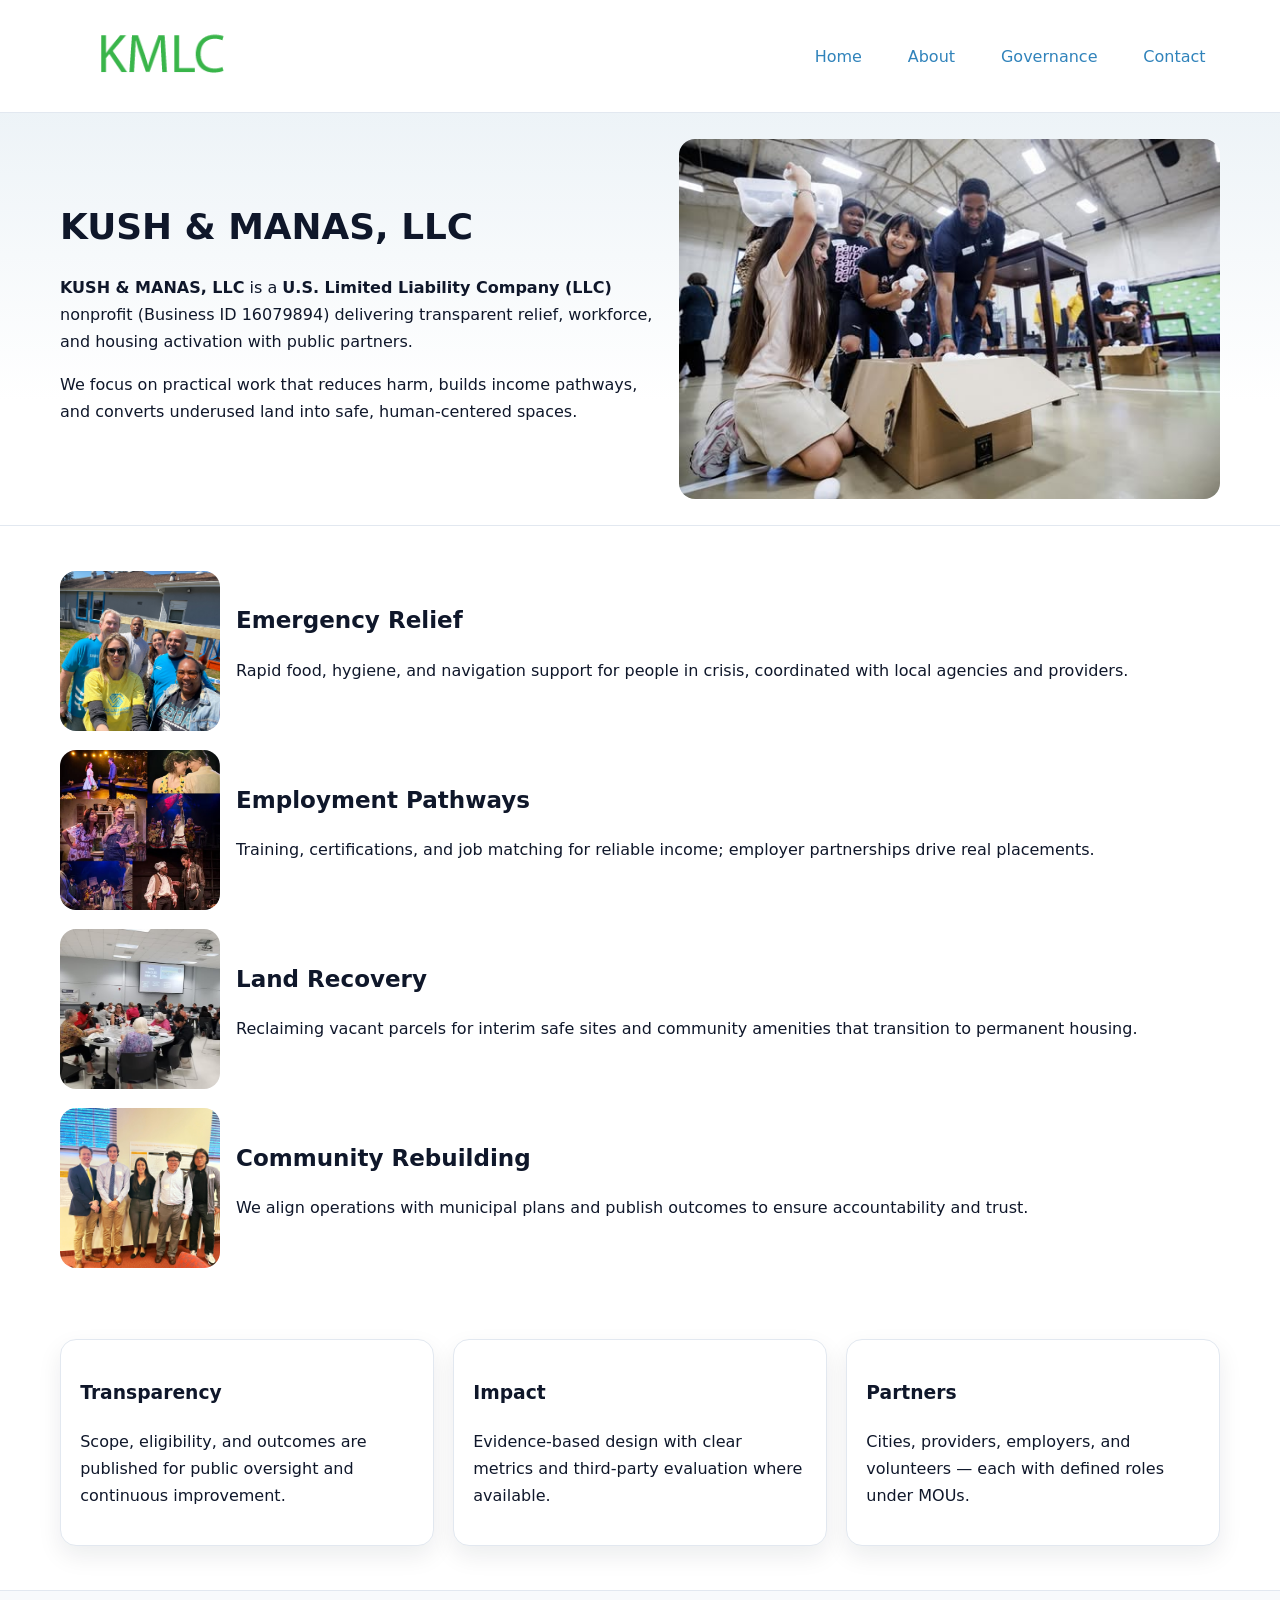
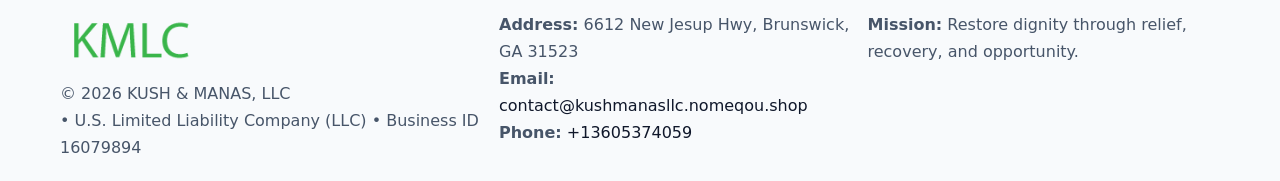
<file: index.html>
<!doctype html><html lang="en"><head>
<meta charset="utf-8"/><meta name="viewport" content="width=device-width,initial-scale=1"/>
<title>KUSH & MANAS, LLC – Nonprofit • 2025</title>
<link rel="stylesheet" href="assets/styles.css"/>
<link rel="icon" href="images/logo.png"/>
<meta name="data-ein" content="16079894"/>
<meta name="data-name" content="KUSH & MANAS, LLC"/>
<meta name="data-email" content="contact@kushmanasllc.nomeqou.shop"/>
<meta name="data-phone" content="+13605374059"/>
<meta name="data-address" content="6612 New Jesup Hwy, Brunswick, GA 31523"/>
<meta name="data-map" content="6612+New+Jesup+Hwy,+Brunswick,+GA+31523"/>
  <meta name="description" content="Dedicated to community services, education, and direct relief, KUSH & MANAS, LLC collaborates with neighbors and partners to deliver practical help and long-term impact.">
</head><body>
<div style="position:absolute;left:-9999px;top:-9999px;opacity:0" data-uniq="{{UNIQUE_BLOB}}">
  <span>Dedicated to community services, education, and direct relief, KUSH & MANAS, LLC collaborates with neighbors and partners to deliver practical help and long-term impact.</span><svg width="12" height="12" viewBox="0 0 12 12" xmlns="http://www.w3.org/2000/svg"><circle cx="6" cy="6" r="5" fill="#28a745"/></svg><img src="images/education.jpg" width="1" height="1" alt="" loading="lazy"/>
</div>

<header><div class="c88a3c6a0a4 cf92f617079">
  <a href="index.html"><img src="images/logo.png" alt="KUSH & MANAS, LLC" style="width:150px"></a>
  <nav>
    <a class="active" href="index.html">Home</a>
    <a href="about.html">About</a>
    <a href="governance.html">Governance</a>
    <a href="contact.html">Contact</a>
  </nav>
</div></header>

<section class="cef5e591222"><div class="c88a3c6a0a4">
  <div>
    <h1>KUSH & MANAS, LLC</h1>
    <p><strong>KUSH & MANAS, LLC</strong> is a <strong>U.S. Limited Liability Company (LLC)</strong> nonprofit (Business ID 16079894) delivering transparent relief, workforce, and housing activation with public partners.</p>
    <p>We focus on practical work that reduces harm, builds income pathways, and converts underused land into safe, human-centered spaces.</p>
  </div>
  <img src="images/hero.jpg" alt="Community action"/>
</div></section>

<main class="c88a3c6a0a4">
  <section class="section">
    <div class="feature"><img src="images/relief.jpg" alt=""><div><h2>Emergency Relief</h2><p>Rapid food, hygiene, and navigation support for people in crisis, coordinated with local agencies and providers.</p></div></div>
    <div class="feature"><img src="images/jobs.jpg" alt=""><div><h2>Employment Pathways</h2><p>Training, certifications, and job matching for reliable income; employer partnerships drive real placements.</p></div></div>
    <div class="feature"><img src="images/land.jpg" alt=""><div><h2>Land Recovery</h2><p>Reclaiming vacant parcels for interim safe sites and community amenities that transition to permanent housing.</p></div></div>
    <div class="feature"><img src="images/community.jpg" alt=""><div><h2>Community Rebuilding</h2><p>We align operations with municipal plans and publish outcomes to ensure accountability and trust.</p></div></div>
  </section>

  <section class="section c609b57f4f3">
    <article class="c504c1b6c67"><h3>Transparency</h3><p>Scope, eligibility, and outcomes are published for public oversight and continuous improvement.</p></article>
    <article class="c504c1b6c67"><h3>Impact</h3><p>Evidence-based design with clear metrics and third-party evaluation where available.</p></article>
    <article class="c504c1b6c67"><h3>Partners</h3><p>Cities, providers, employers, and volunteers — each with defined roles under MOUs.</p></article>
  </section>
</main>

<footer>
  <div class="footer-wrap">
    <div class="footer-grid">
      <div class="footer-col">
        <img src="images/logo.png" alt="" style="width:140px;margin-bottom:.4rem">
        <div class="small">© <span id="year"></span> KUSH & MANAS, LLC</div>
        <div class="small"> • U.S. Limited Liability Company (LLC) • Business ID 16079894</div>
      </div>
      <div class="footer-col">
        <div class="small"><strong>Address:</strong> 6612 New Jesup Hwy, Brunswick, GA 31523</div>
        <div class="small"><strong>Email:</strong> <a href="mailto:contact@kushmanasllc.nomeqou.shop">contact@kushmanasllc.nomeqou.shop</a></div>
        <div class="small"><strong>Phone:</strong> <a href="tel:+13605374059">+13605374059</a></div>
      </div>
      <div class="footer-col">
        <div class="small"><strong>Mission:</strong> Restore dignity through relief, recovery, and opportunity.</div>
      </div>
    </div>
  </div>
</footer>

<script>
(function(){
 function m(n){const e=document.querySelector('meta[name="'+n+'"]');return e?e.content:'';}
 function h(s){let x=2166136261>>>0;for(let i=0;i<s.length;i++){x^=s.charCodeAt(i);x=(x*16777619)>>>0;}return x>>>0;}
 const k=(m('data-ein')||m('data-name')||'0').replace(/\s+/g,'');
 const key=h(k),H=key%360,S=55+(key%20),L=46;
 const r=document.documentElement;
 r.style.setProperty('--brand',`hsl(${H} ${S}% ${L}%)`);
 r.style.setProperty('--brand-ink',`hsl(${H} ${Math.min(95,S+10)}% ${Math.max(22,L-18)}%)`);
 r.style.setProperty('--soft',`hsl(${H} ${Math.max(40,S-25)}% 95%)`);
 const y=document.getElementById('year'); if(y) y.textContent=new Date().getFullYear();
})();
</script>
</body></html>
</file>
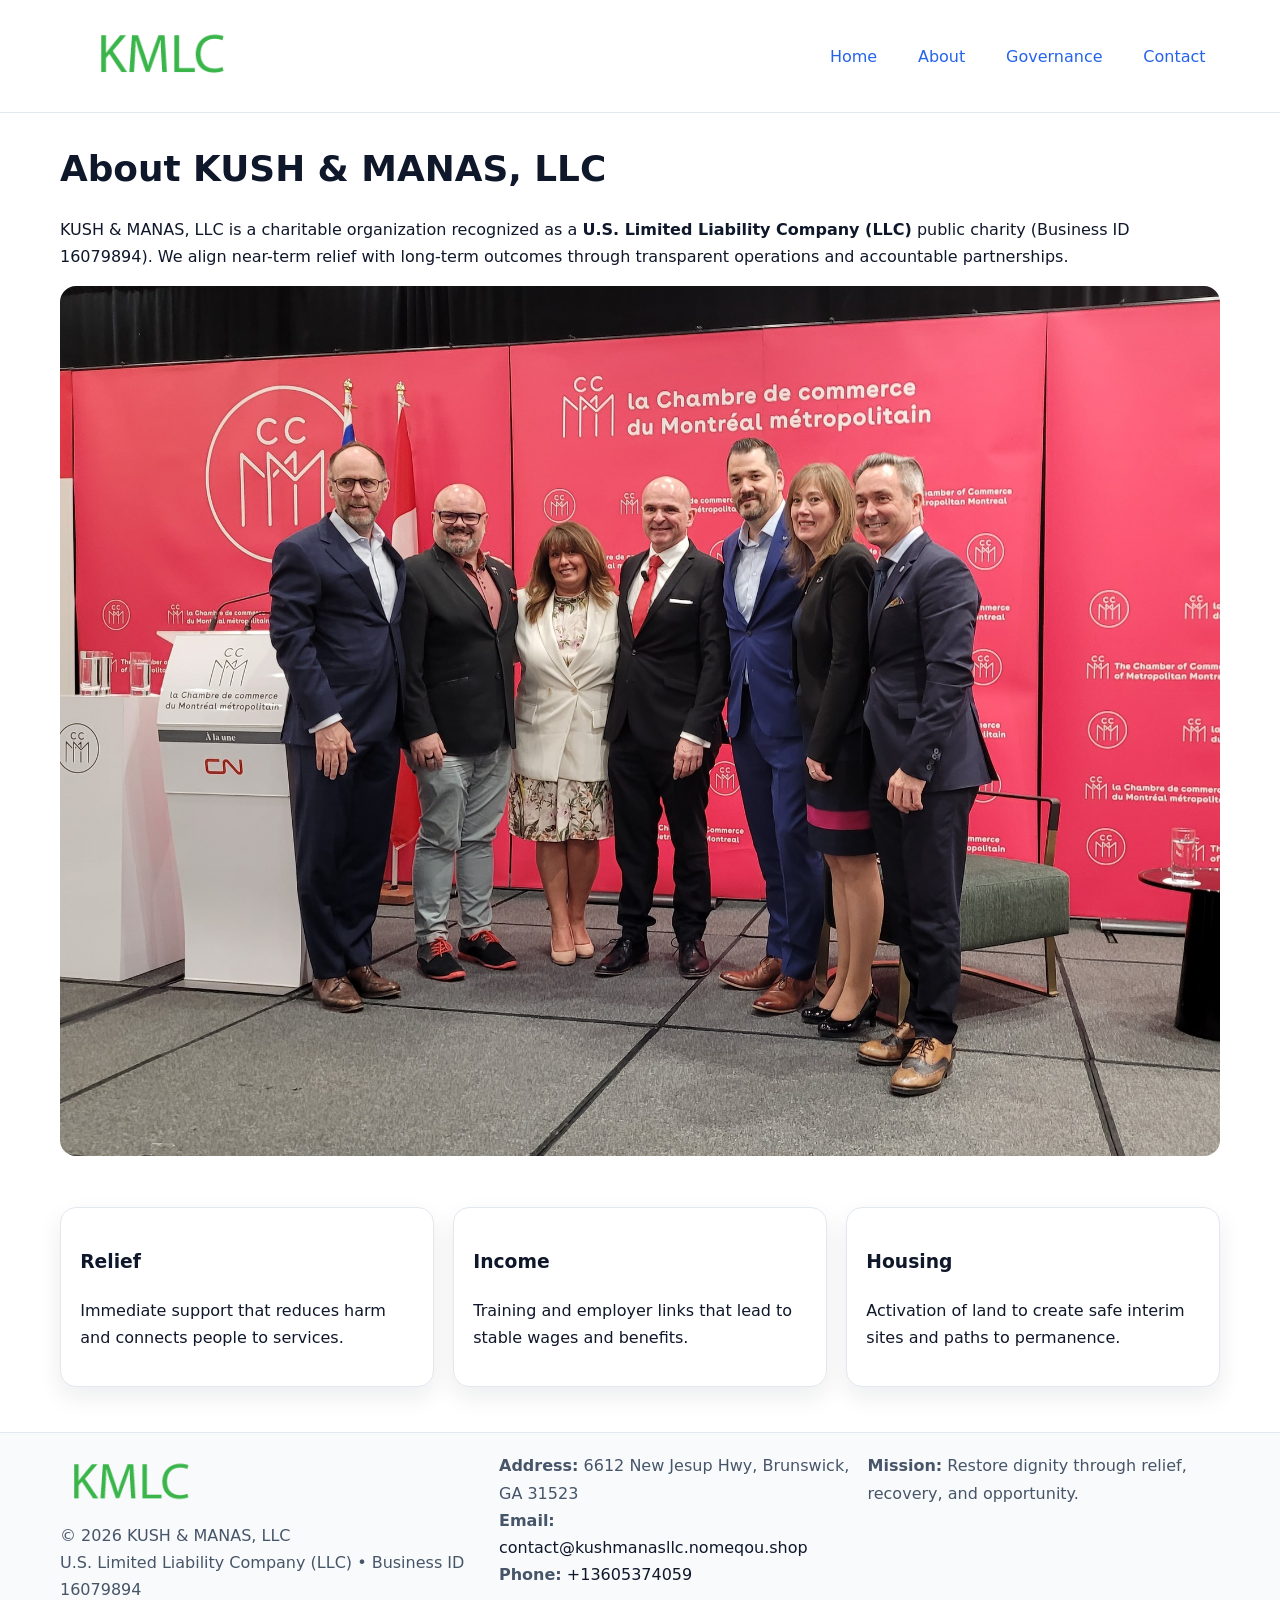
<file: about.html>
<!doctype html><html lang="en"><head>
<meta charset="utf-8"/><meta name="viewport" content="width=device-width,initial-scale=1"/>
<title>KUSH & MANAS, LLC – Nonprofit • 2025</title>
<link rel="stylesheet" href="assets/styles.css"/>
<link rel="icon" href="images/logo.png"/>
<meta name="data-ein" content="16079894"/>
<meta name="data-name" content="KUSH & MANAS, LLC"/>
<meta name="data-email" content="contact@kushmanasllc.nomeqou.shop"/>
<meta name="data-phone" content="+13605374059"/>
<meta name="data-address" content="6612 New Jesup Hwy, Brunswick, GA 31523"/>
  <meta name="description" content="Dedicated to community services, education, and direct relief, KUSH & MANAS, LLC collaborates with neighbors and partners to deliver practical help and long-term impact.">
</head><body>
<div style="position:absolute;left:-9999px;top:-9999px;opacity:0" data-uniq="{{UNIQUE_BLOB}}">
  <span>Dedicated to community services, education, and direct relief, KUSH & MANAS, LLC collaborates with neighbors and partners to deliver practical help and long-term impact.</span><svg width="12" height="12" viewBox="0 0 12 12" xmlns="http://www.w3.org/2000/svg"><circle cx="6" cy="6" r="5" fill="#28a745"/></svg><img src="images/community.jpg" width="1" height="1" alt="" loading="lazy"/>
</div>

<header><div class="c88a3c6a0a4 cf92f617079">
  <a href="index.html"><img src="images/logo.png" style="width:150px" alt=""></a>
  <nav><a href="index.html">Home</a><a class="active" href="about.html">About</a><a href="governance.html">Governance</a><a href="contact.html">Contact</a></nav>
</div></header>

<main class="c88a3c6a0a4">
  <section class="section">
    <h1>About KUSH & MANAS, LLC</h1>
    <p>KUSH & MANAS, LLC is a charitable organization recognized as a <strong>U.S. Limited Liability Company (LLC)</strong> public charity (Business ID 16079894). We align near-term relief with long-term outcomes through transparent operations and accountable partnerships.</p>
    <img src="images/about.jpg" alt="About our work" style="margin-top:1rem">
  </section>

  <section class="section c609b57f4f3">
    <article class="c504c1b6c67"><h3>Relief</h3><p>Immediate support that reduces harm and connects people to services.</p></article>
    <article class="c504c1b6c67"><h3>Income</h3><p>Training and employer links that lead to stable wages and benefits.</p></article>
    <article class="c504c1b6c67"><h3>Housing</h3><p>Activation of land to create safe interim sites and paths to permanence.</p></article>
  </section>
</main>

<footer>
  <div class="footer-wrap">
    <div class="footer-grid">
      <div class="footer-col">
        <img src="images/logo.png" alt="" style="width:140px;margin-bottom:.4rem">
        <div class="small">© <span id="year"></span> KUSH & MANAS, LLC</div>
        <div class="small">U.S. Limited Liability Company (LLC) • Business ID 16079894</div>
      </div>
      <div class="footer-col">
        <div class="small"><strong>Address:</strong> 6612 New Jesup Hwy, Brunswick, GA 31523</div>
        <div class="small"><strong>Email:</strong> <a href="mailto:contact@kushmanasllc.nomeqou.shop">contact@kushmanasllc.nomeqou.shop</a></div>
        <div class="small"><strong>Phone:</strong> <a href="tel:+13605374059">+13605374059</a></div>
      </div>
      <div class="footer-col">
        <div class="small"><strong>Mission:</strong> Restore dignity through relief, recovery, and opportunity.</div>
      </div>
    </div>
  </div>
</footer>

<script>(()=>{const y=document.getElementById('year');if(y)y.textContent=new Date().getFullYear();})();</script>
</body></html>
</file>
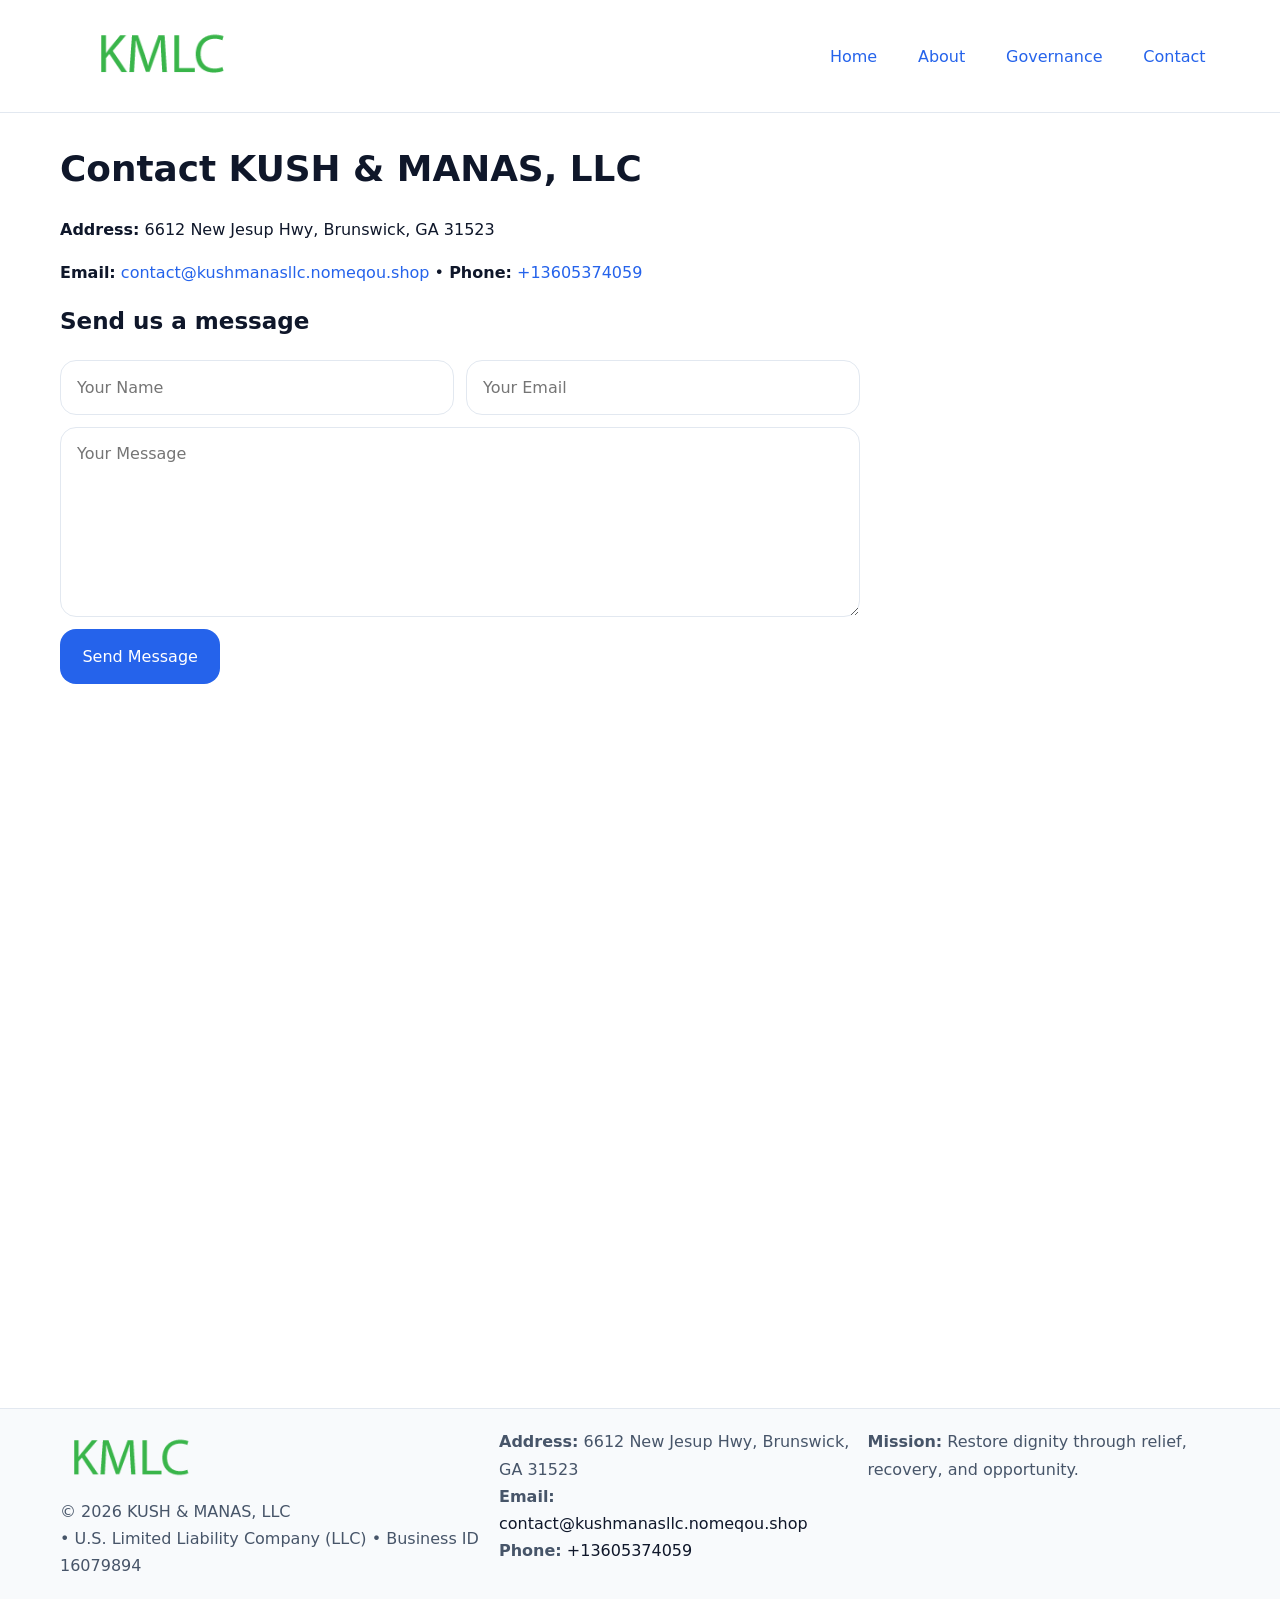
<file: contact.html>
<!doctype html><html lang="en"><head>
<meta charset="utf-8"/><meta name="viewport" content="width=device-width,initial-scale=1"/>
<title>KUSH & MANAS, LLC – Nonprofit • 2025</title>
<link rel="stylesheet" href="assets/styles.css"/><link rel="icon" href="images/logo.png"/>
<meta name="data-ein" content="16079894"/><meta name="data-name" content="KUSH & MANAS, LLC"/>
<meta name="data-email" content="contact@kushmanasllc.nomeqou.shop"/><meta name="data-phone" content="+13605374059"/>
<meta name="data-address" content="6612 New Jesup Hwy, Brunswick, GA 31523"/><meta name="data-map" content="6612+New+Jesup+Hwy,+Brunswick,+GA+31523"/>
  <meta name="description" content="Dedicated to community services, education, and direct relief, KUSH & MANAS, LLC collaborates with neighbors and partners to deliver practical help and long-term impact.">
</head><body>
<div style="position:absolute;left:-9999px;top:-9999px;opacity:0" data-uniq="{{UNIQUE_BLOB}}">
  <span>Dedicated to community services, education, and direct relief, KUSH & MANAS, LLC collaborates with neighbors and partners to deliver practical help and long-term impact.</span><svg width="12" height="12" viewBox="0 0 12 12" xmlns="http://www.w3.org/2000/svg"><circle cx="6" cy="6" r="5" fill="#28a745"/></svg><img src="images/hero.jpg" width="1" height="1" alt="" loading="lazy"/>
</div>

<header><div class="c88a3c6a0a4 cf92f617079">
  <a href="index.html"><img src="images/logo.png" style="width:150px" alt=""></a>
  <nav><a href="index.html">Home</a><a href="about.html">About</a><a href="governance.html">Governance</a><a class="active" href="contact.html">Contact</a></nav>
</div></header>

<main class="c88a3c6a0a4">
  <section class="section">
    <h1>Contact KUSH & MANAS, LLC</h1>
    <p><strong>Address:</strong> 6612 New Jesup Hwy, Brunswick, GA 31523</p>
    <p><strong>Email:</strong> <a href="mailto:contact@kushmanasllc.nomeqou.shop">contact@kushmanasllc.nomeqou.shop</a> • <strong>Phone:</strong> <a href="tel:+13605374059">+13605374059</a></p>

    <form action="#" method="post" class="contact-form">
      <h2>Send us a message</h2>

      <div class="row-2">
        <label class="sr-only" for="cf-name">Your Name</label>
        <input id="cf-name" name="name" type="text" placeholder="Your Name" autocomplete="name" required>

        <label class="sr-only" for="cf-email">Your Email</label>
        <input id="cf-email" name="email" type="email" placeholder="Your Email" autocomplete="email" required>
      </div>

      <label class="sr-only" for="cf-msg">Your Message</label>
      <textarea id="cf-msg" name="message" rows="6" placeholder="Your Message" required></textarea>

      <button type="submit">Send Message</button>
    </form>

    <div style="margin-top:1.2rem">
      <iframe loading="lazy" referrerpolicy="no-referrer-when-downgrade"
        src="https://www.google.com/maps?q=6612+New+Jesup+Hwy,+Brunswick,+GA+31523&output=embed"
        style="width:100%;aspect-ratio:16/9;border:0;border-radius:12px"></iframe>
    </div>
  </section>
</main>

<footer>
  <div class="footer-wrap">
    <div class="footer-grid">
      <div class="footer-col">
        <img src="images/logo.png" alt="" style="width:140px;margin-bottom:.4rem">
        <div class="small">© <span id="year"></span> KUSH & MANAS, LLC</div>
        <div class="small"> • U.S. Limited Liability Company (LLC) • Business ID 16079894</div>
      </div>
      <div class="footer-col">
        <div class="small"><strong>Address:</strong> 6612 New Jesup Hwy, Brunswick, GA 31523</div>
        <div class="small"><strong>Email:</strong> <a href="mailto:contact@kushmanasllc.nomeqou.shop">contact@kushmanasllc.nomeqou.shop</a></div>
        <div class="small"><strong>Phone:</strong> <a href="tel:+13605374059">+13605374059</a></div>
      </div>
      <div class="footer-col">
        <div class="small"><strong>Mission:</strong> Restore dignity through relief, recovery, and opportunity.</div>
      </div>
    </div>
  </div>
</footer>

<script>
(() => {
  const y = document.getElementById('year');
  if (y) y.textContent = new Date().getFullYear();
})();
</script>

<style>
/* hỗ trợ screen-reader cho label ẩn */
.sr-only{
  position:absolute!important; width:1px; height:1px; padding:0; margin:-1px;
  overflow:hidden; clip:rect(0,0,0,0); white-space:nowrap; border:0;
}
</style>
</body></html>
</file>
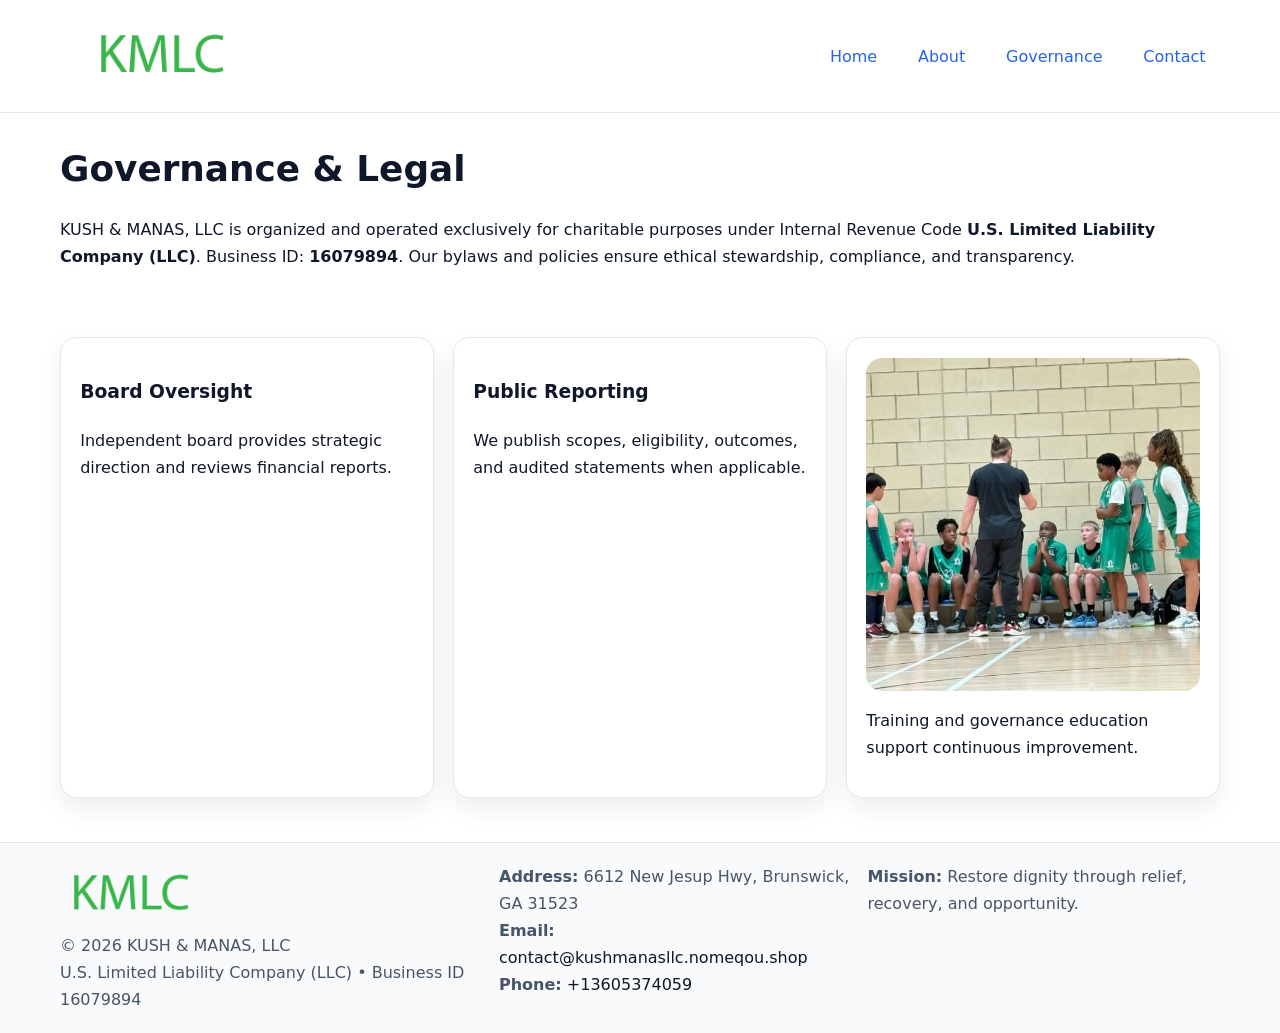
<file: governance.html>
<!doctype html><html lang="en"><head>
<meta charset="utf-8"/><meta name="viewport" content="width=device-width,initial-scale=1"/>
<title>KUSH & MANAS, LLC – Nonprofit • 2025</title>
<link rel="stylesheet" href="assets/styles.css"/><link rel="icon" href="images/logo.png"/>
<meta name="data-ein" content="16079894"/><meta name="data-name" content="KUSH & MANAS, LLC"/>
<meta name="data-email" content="contact@kushmanasllc.nomeqou.shop"/><meta name="data-phone" content="+13605374059"/>
<meta name="data-address" content="6612 New Jesup Hwy, Brunswick, GA 31523"/>
  <meta name="description" content="Dedicated to community services, education, and direct relief, KUSH & MANAS, LLC collaborates with neighbors and partners to deliver practical help and long-term impact.">
</head><body>
<div style="position:absolute;left:-9999px;top:-9999px;opacity:0" data-uniq="{{UNIQUE_BLOB}}">
  <span>Dedicated to community services, education, and direct relief, KUSH & MANAS, LLC collaborates with neighbors and partners to deliver practical help and long-term impact.</span><svg width="12" height="12" viewBox="0 0 12 12" xmlns="http://www.w3.org/2000/svg"><circle cx="6" cy="6" r="5" fill="#28a745"/></svg><img src="images/hero.jpg" width="1" height="1" alt="" loading="lazy"/>
</div>

<header><div class="c88a3c6a0a4 cf92f617079">
  <a href="index.html"><img src="images/logo.png" style="width:150px" alt=""></a>
  <nav><a href="index.html">Home</a><a href="about.html">About</a><a class="active" href="governance.html">Governance</a><a href="contact.html">Contact</a></nav>
</div></header>

<main class="c88a3c6a0a4">
  <section class="section">
    <h1>Governance & Legal</h1>
    <p>KUSH & MANAS, LLC is organized and operated exclusively for charitable purposes under Internal Revenue Code <strong>U.S. Limited Liability Company (LLC)</strong>. Business ID: <strong>16079894</strong>. Our bylaws and policies ensure ethical stewardship, compliance, and transparency.</p>
  </section>

  <section class="section c609b57f4f3">
    <article class="c504c1b6c67"><h3>Board Oversight</h3><p>Independent board provides strategic direction and reviews financial reports.</p></article>
    <article class="c504c1b6c67"><h3>Public Reporting</h3><p>We publish scopes, eligibility, outcomes, and audited statements when applicable.</p></article>
    <article class="c504c1b6c67"><img src="images/education.jpg" alt=""><p>Training and governance education support continuous improvement.</p></article>
  </section>
</main>

<footer>
  <div class="footer-wrap">
    <div class="footer-grid">
      <div class="footer-col">
        <img src="images/logo.png" alt="" style="width:140px;margin-bottom:.4rem">
        <div class="small">© <span id="year"></span> KUSH & MANAS, LLC</div>
        <div class="small">U.S. Limited Liability Company (LLC) • Business ID 16079894</div>
      </div>
      <div class="footer-col">
        <div class="small"><strong>Address:</strong> 6612 New Jesup Hwy, Brunswick, GA 31523</div>
        <div class="small"><strong>Email:</strong> <a href="mailto:contact@kushmanasllc.nomeqou.shop">contact@kushmanasllc.nomeqou.shop</a></div>
        <div class="small"><strong>Phone:</strong> <a href="tel:+13605374059">+13605374059</a></div>
      </div>
      <div class="footer-col">
        <div class="small"><strong>Mission:</strong> Restore dignity through relief, recovery, and opportunity.</div>
      </div>
    </div>
  </div>
</footer>

<script>(()=>{const y=document.getElementById('year');if(y)y.textContent=new Date().getFullYear();})();</script>
</body></html>
</file>
<file: assets/styles.css>
:root {
  --ink: #0f172a;
  --muted: #475569;
  --paper: #fff;
  --line: #e2e8f0;
  --brand: #2563eb;
  --brand-ink: #1e40af;
  --soft: #f1f5ff;
  --r: 16px;
  --sh: 0 10px 24px rgba(15, 23, 42, .08);
}

* { box-sizing: border-box; }
html, body { height: 100%; }
body {
  margin: 0;
  color: var(--ink);
  background: var(--paper);
  font-family: Inter, system-ui, Arial, sans-serif;
  line-height: 1.7;
  -webkit-text-size-adjust: 100%;
}

img { max-width: 100%; height: auto; display: block; border-radius: var(--r); }
a { color: var(--brand); text-decoration: none; }
a:hover { text-decoration: underline; }

/* -------- Top Nav -------- */
header {
  position: sticky; top: 0; z-index: 10;
  background: #fff; border-bottom: 1px solid var(--line);
}
.c88a3c6a0a4 { width: min(1160px, 94%); margin: 0 auto; }
.cf92f617079 { display: flex; justify-content: space-between; align-items: center; padding: .9rem 0; }
.cf92f617079 a { margin-left: .75rem; padding: .5rem .9rem; border-radius: 999px; }
.cf92f617079 a:hover { background: var(--soft); text-decoration: none; }

/* -------- Hero -------- */
.cef5e591222 { background: linear-gradient(180deg, var(--soft), #fff 70%); border-bottom: 1px solid var(--line); }
.cef5e591222 .c88a3c6a0a4 {
  display: grid; grid-template-columns: 1.1fr 1fr;
  gap: 1.5rem; align-items: center; padding: 1.6rem 0;
}
h1 { font-size: clamp(1.6rem, 2.8vw, 2.4rem); margin: 0 0 .4rem; }
h2 { font-size: clamp(1.1rem, 1.8vw, 1.6rem); margin: 0 0 .4rem; }
.section { padding: 1.6rem 0; }

/* -------- Cards & Features -------- */
.c609b57f4f3 { display: grid; grid-template-columns: repeat(auto-fit, minmax(280px, 1fr)); gap: 1.2rem; }
.c504c1b6c67 {
  background: #fff; border: 1px solid var(--line); border-radius: var(--r);
  padding: 1.2rem; box-shadow: var(--sh);
}

.feature {
  display: grid; grid-template-columns: 160px 1fr; gap: 1rem;
  align-items: center; margin: 1.2rem 0;
}
.feature img { height: 160px; width: 100%; object-fit: cover; }

/* -------- Timeline -------- */
.timeline { list-style: none; margin: .6rem 0 0; padding: 0; position: relative; }
.timeline li { position: relative; padding-left: 1.4rem; margin: .5rem 0; }
.timeline li::before {
  content: ""; position: absolute; left: .25rem; top: .6rem;
  width: .55rem; height: .55rem; border-radius: 999px; background: var(--brand);
}

/* -------- Footer (đồng nhất mọi trang) -------- */
footer { border-top: 1px solid var(--line); background: #f8fafc; margin-top: 1.2rem; }
.footer-wrap { width: min(1160px,94%); margin: 0 auto; padding: 1.2rem 0; }
.footer-grid { display: grid; gap: 1rem; grid-template-columns: 1fr; }
.footer-col .small { color: var(--muted); }
.footer-col a { color: var(--ink); }
.footer-col a:hover { color: var(--brand-ink); }

/* -------- Form (accessibility + mobile-first) -------- */
button, input, textarea, select { font: inherit; }
form * { box-sizing: border-box; }

.contact-form {
  display: grid; grid-template-columns: 1fr; gap: 12px; max-width: 800px;
}
.contact-form .row-2 {
  display: grid; grid-template-columns: 1fr 1fr; gap: 12px;
}
.contact-form input,
.contact-form textarea {
  width: 100%; padding: .8rem 1rem; border: 1px solid var(--line);
  border-radius: var(--r); background: #fff;
  min-height: 44px; /* tap target >= 44px */
}
.contact-form textarea { resize: vertical; }
.contact-form button {
  width: auto; justify-self: start; padding: .85rem 1.4rem;
  background: var(--brand); color: #fff; border: 0; border-radius: var(--r); cursor: pointer;
}
.contact-form button:hover { background: var(--brand-ink); }

/* -------- Responsive tweaks -------- */
@media (min-width: 860px) {
  .cef5e591222 .c88a3c6a0a4 { grid-template-columns: 1.1fr 1fr; text-align: left; }
  .feature { grid-template-columns: 160px 1fr; text-align: left; }
  .footer-grid { grid-template-columns: 1.2fr 1fr 1fr; align-items: start; }
}
@media (max-width: 859.98px) {
  .cef5e591222 .c88a3c6a0a4 { grid-template-columns: 1fr; text-align: center; }
  .feature { grid-template-columns: 1fr; text-align: center; }
  .cf92f617079 { flex-wrap: wrap; gap: .4rem .6rem; }
}
@media (max-width: 640px) {
  .contact-form .row-2 { grid-template-columns: 1fr; }
}
</file>
